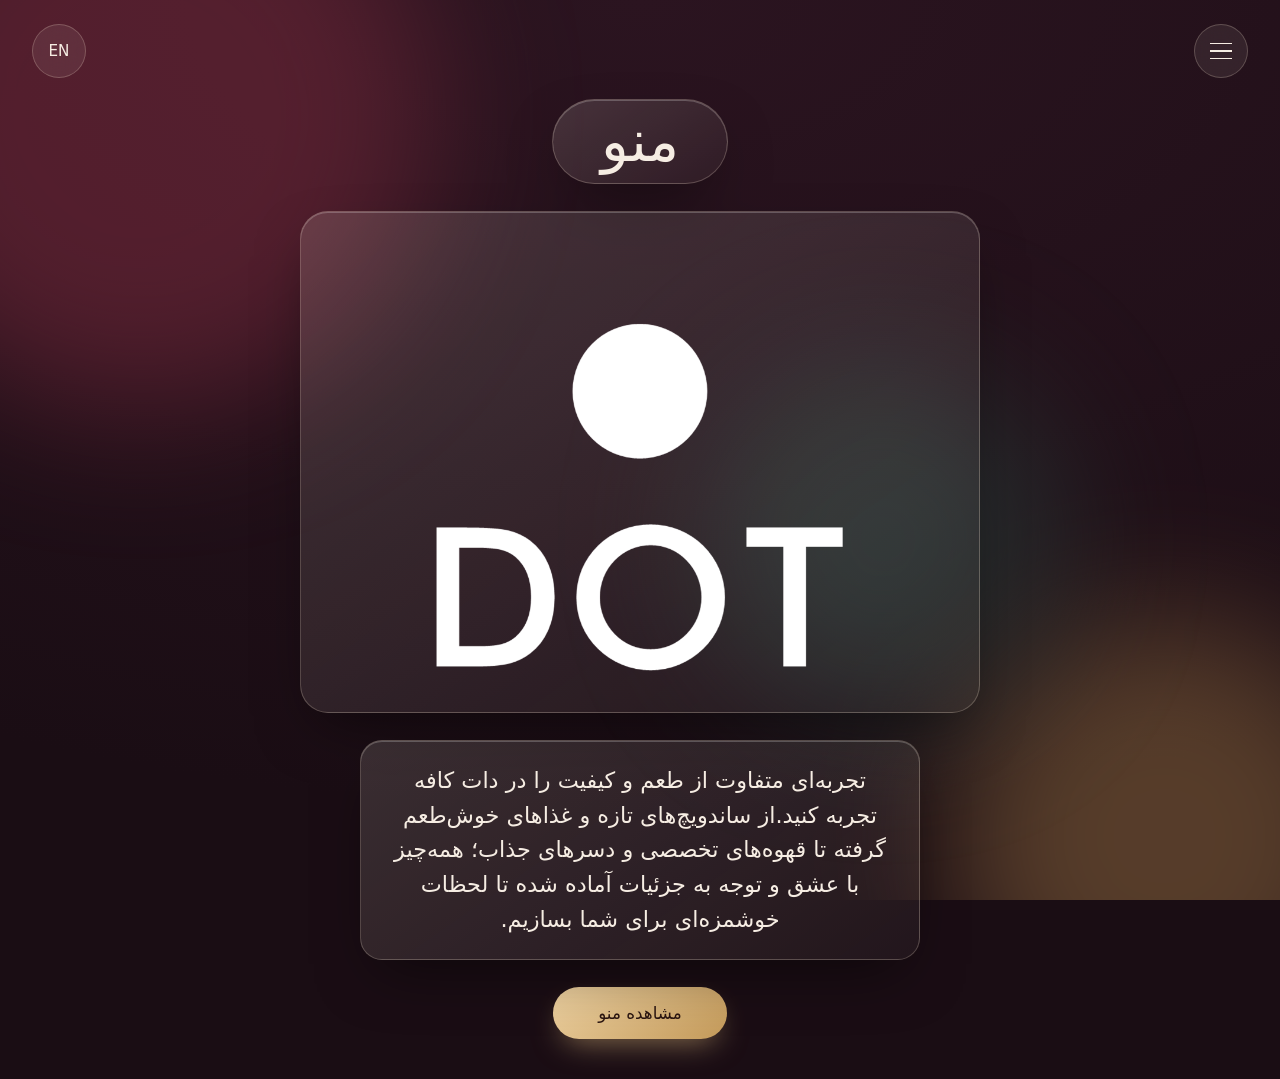
<file: index.html>
<!DOCTYPE html>
<html lang="en">
<head>
  <meta charset="UTF-8">
  <meta name="viewport" content="width=device-width, initial-scale=1, viewport-fit=cover">
  <style>html.i18n-loading body{visibility:hidden}</style>
<script>
(function(){var d=document.documentElement,l='fa';
try{l=localStorage.getItem('site-lang')||'fa'}catch(e){}
d.lang=l;d.dir=l==='fa'?'rtl':'ltr';d.classList.add('i18n-loading');
setTimeout(function(){d.classList.remove('i18n-loading')},1500);})();
</script>
  <title>DotCaffee</title>
  <link rel="preconnect" href="https://fonts.googleapis.com">
  <link rel="preconnect" href="https://fonts.gstatic.com" crossorigin>
  <link href="https://fonts.googleapis.com/css2?family=Cormorant+Garamond:wght@400;500;600&family=Jost:wght@300;400;500&display=swap" rel="stylesheet">
  <link rel="stylesheet" href="css/index.css">
</head>
<body>

  <!-- Soft glowing background shapes (the glass blurs these) -->
  <div class="bg" aria-hidden="true">
    <span class="orb orb-1"></span>
    <span class="orb orb-2"></span>
    <span class="orb orb-3"></span>
  </div>

  <button class="lang-btn" id="langBtn" type="button" data-no-i18n aria-label="Switch language">EN</button>
  <!-- Hamburger button -->
  <button class="burger" id="burger" aria-label="Open navigation" aria-expanded="false" aria-controls="drawer">
    <span></span><span></span><span></span>
  </button>

  <!-- Hamburger drawer: 6 links -->
  <div class="scrim" id="scrim"></div>
  <nav class="drawer glass" id="drawer" aria-label="Main navigation" aria-hidden="true">
  <ul>
    <li><a href="pages/menu.html#starters">Starters</a></li>
    <li><a href="pages/menu.html#mains">Main courses</a></li>
    <li><a href="pages/menu.html#desserts">Desserts</a></li>
    <li><a href="pages/menu.html#drinks">Drinks</a></li>
    <li><a href="pages/menu.html#contact">Reservations</a></li>
  </ul>
</nav>

  <main class="page">

    <!-- Top: title -->
    <header class="title glass">
      <h1>Menu</h1>
    </header>

    <!-- Middle: logo upload -->
   <section class="logo-card glass">
  <div class="logo-frame">
    <img src="imgs/dot-caffee-logo-1024-white.png" alt="Restaurant logo">
  </div>
</section>

    <!-- Bottom: restaurant description -->
    <section class="about glass">
      <p id="about">Good taste, fresh coffee, and moments worth enjoying. At Bahmahas, discover unique flavours and make every visit a memorable experience.
      </p>
    </section>

    <!-- Button -->
    <a class="cta" href="pages/menu.html">View the menu</a>

  </main>

  <script src="js/app.js"></script>
  <script src="js/Lang.js"></script>
</body>
</html>
</file>
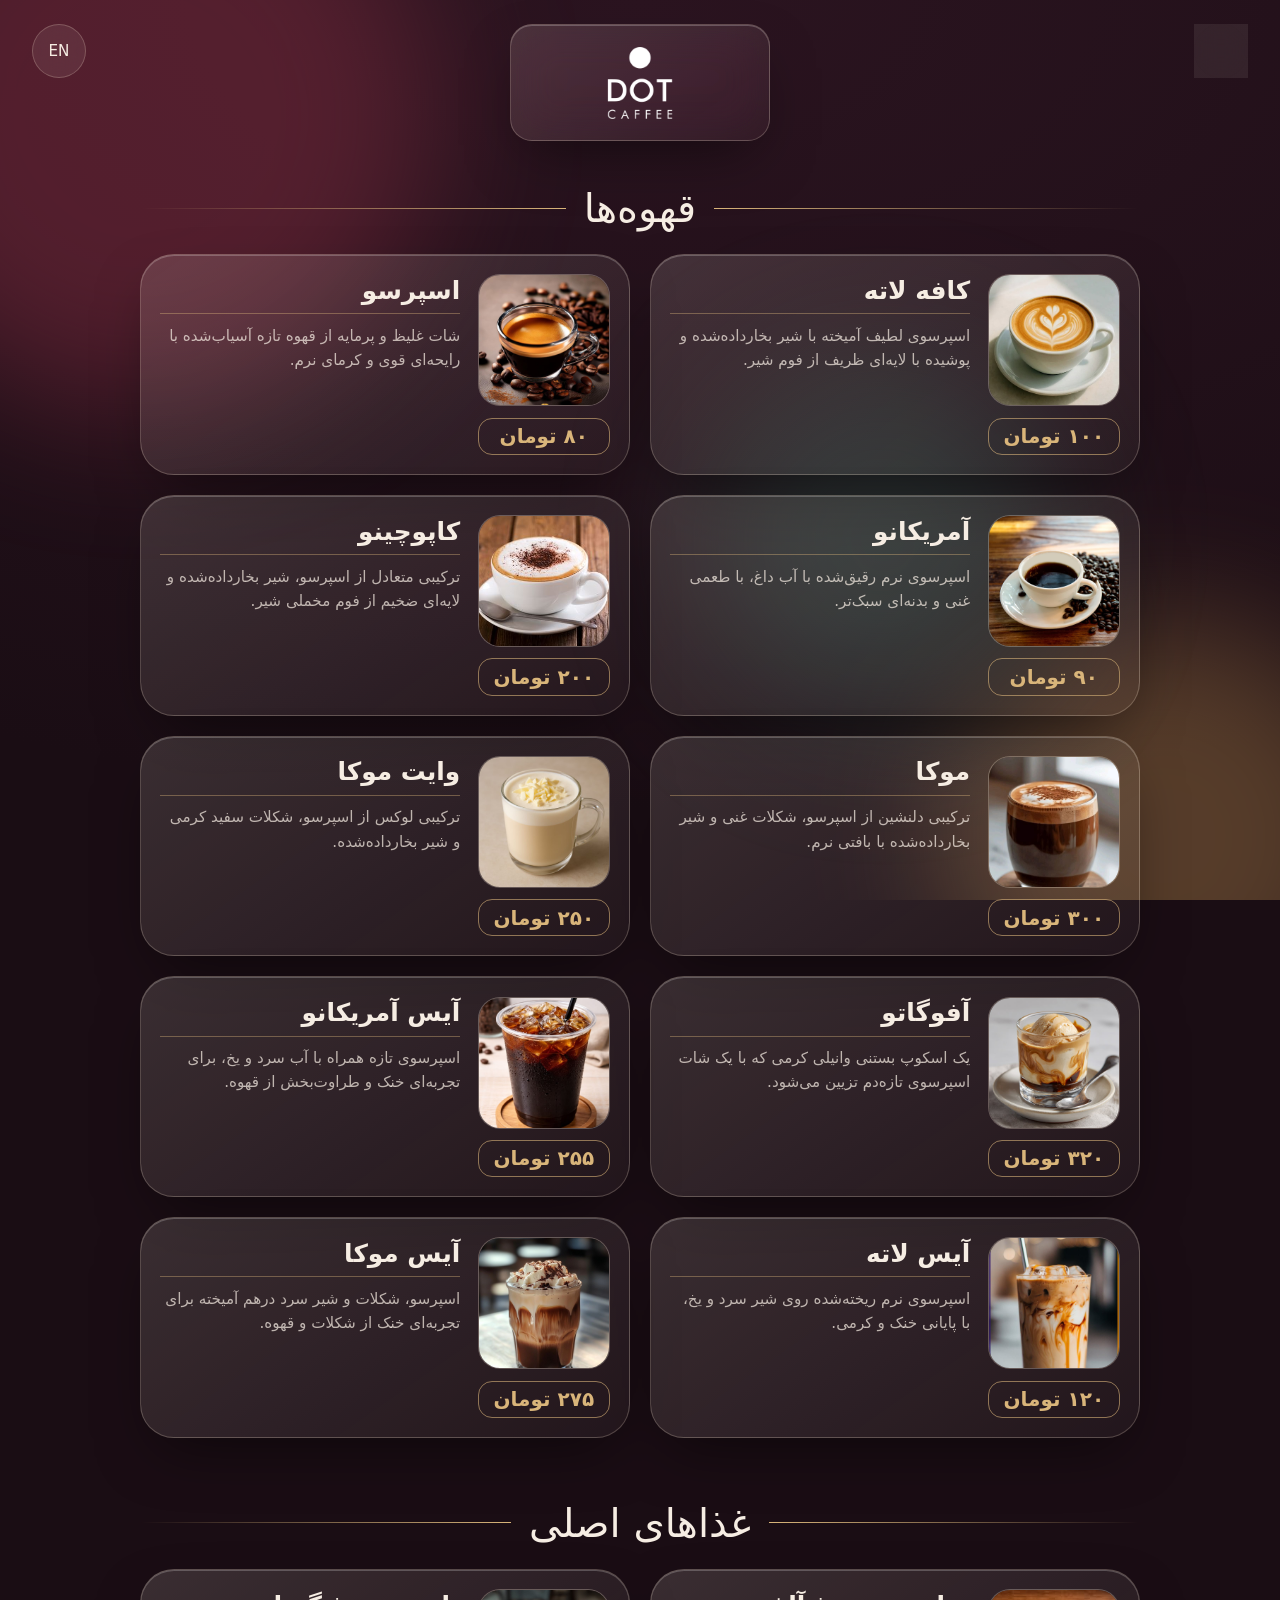
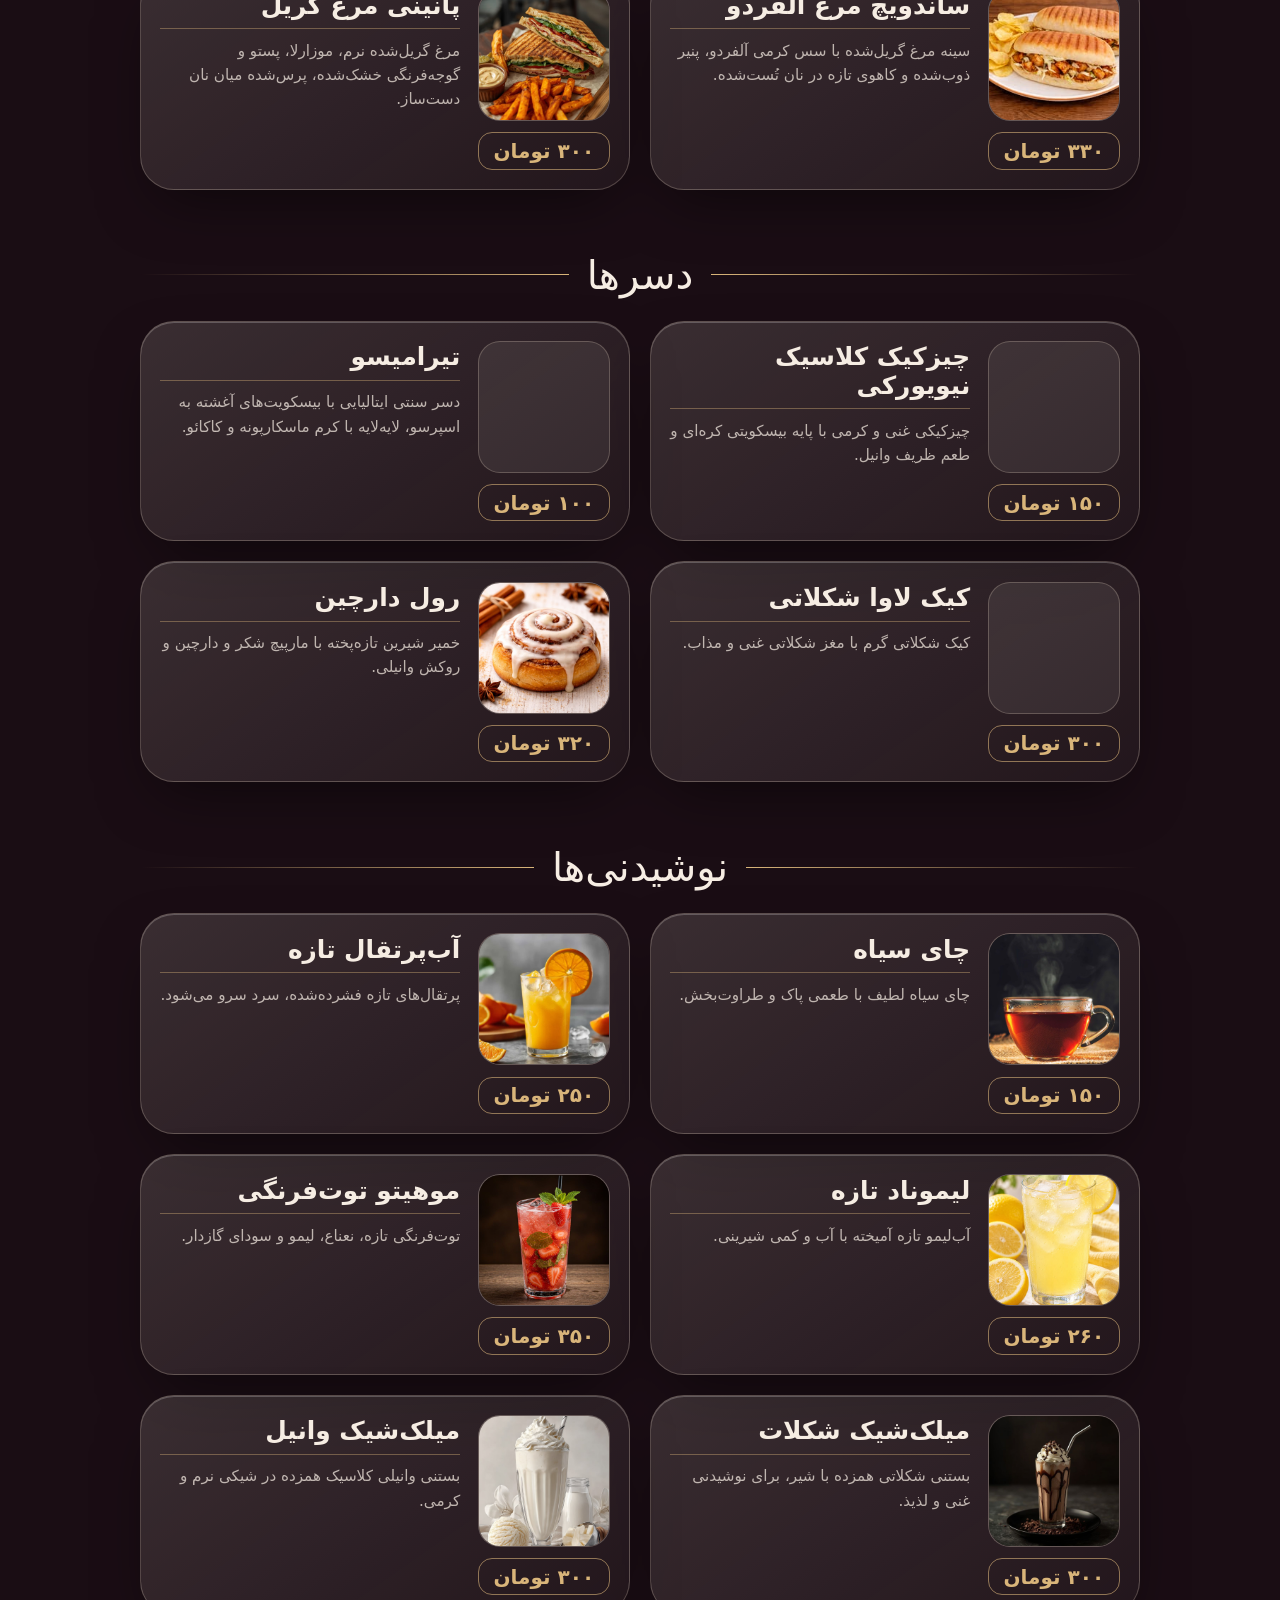
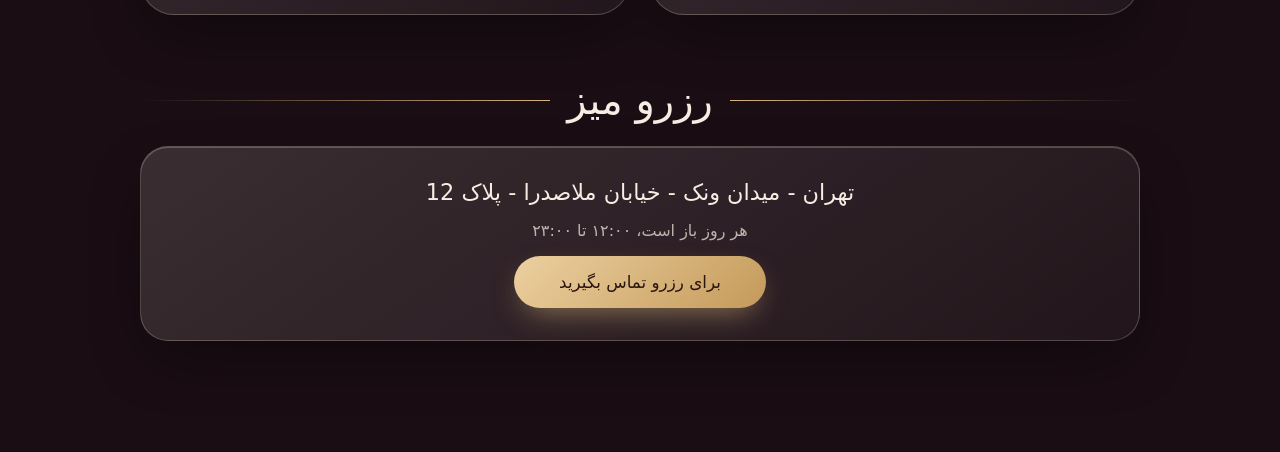
<file: pages/menu.html>
<!DOCTYPE html>
<html lang="en">
<head>
  <meta charset="UTF-8">
  <meta name="viewport" content="width=device-width, initial-scale=1, viewport-fit=cover">

  <!-- SEO: replace every "Your Restaurant Name" and example.com value -->
  <title>Menu | DotCaffee – Starters, Main Courses, Desserts &amp; Drinks</title>
  <meta name="description" content="Explore the full menu at Your Restaurant Name: handcrafted starters, main courses, desserts, drinks and chef's specials, with prices. Reserve your table today.">
  <link rel="canonical" href="https://www.example.com/menu.html">
  <meta name="robots" content="index, follow, max-image-preview:large">
  <meta name="theme-color" content="#1a0d14">
  <meta name="author" content="Your Restaurant Name">

  <!-- Open Graph / social sharing -->
  <meta property="og:type" content="restaurant.menu">
  <meta property="og:site_name" content="Your Restaurant Name">
  <meta property="og:title" content="Menu | Your Restaurant Name">
  <meta property="og:description" content="Starters, main courses, desserts, drinks and chef's specials at Your Restaurant Name.">
  <meta property="og:url" content="https://www.example.com/menu.html">
  <meta property="og:image" content="https://www.example.com/images/share-cover.jpg">
  <meta name="twitter:card" content="summary_large_image">
  <meta name="twitter:title" content="Menu | Your Restaurant Name">
  <meta name="twitter:description" content="Starters, main courses, desserts, drinks and chef's specials.">
  <meta name="twitter:image" content="https://www.example.com/images/share-cover.jpg">
  <style>html.i18n-loading body{visibility:hidden}</style>
<script>
(function(){var d=document.documentElement,l='fa';
try{l=localStorage.getItem('site-lang')||'fa'}catch(e){}
d.lang=l;d.dir=l==='fa'?'rtl':'ltr';d.classList.add('i18n-loading');
setTimeout(function(){d.classList.remove('i18n-loading')},1500);})();
</script>

  <link rel="icon" href="../imgs/favicon.png">

  <link rel="preconnect" href="https://fonts.googleapis.com">
  <link rel="preconnect" href="https://fonts.gstatic.com" crossorigin>
  <link href="https://fonts.googleapis.com/css2?family=Cormorant+Garamond:wght@400;500;600&family=Jost:wght@300;400;500&display=swap" rel="stylesheet">
  <link rel="stylesheet" href="../css/index.css">
<link rel="stylesheet" href="../css/menu.css">

  <!-- Structured data: the restaurant -->
  <script type="application/ld+json">
  {
    "@context": "https://schema.org",
    "@type": "Restaurant",
    "name": "Your Restaurant Name",
    "url": "https://www.example.com/",
    "logo": "https://www.example.com/logo.png",
    "image": "https://www.example.com/images/share-cover.jpg",
    "telephone": "+00-000-000-0000",
    "priceRange": "$$$",
    "servesCuisine": "Your cuisine",
    "address": {
      "@type": "PostalAddress",
      "streetAddress": "Street address",
      "addressLocality": "City",
      "addressCountry": "Country"
    },
    "openingHours": "Mo-Su 12:00-23:00",
    "hasMenu": "https://www.example.com/menu.html"
  }
  </script>
</head>
<body>

  <div class="bg" aria-hidden="true">
    <span class="orb orb-1"></span>
    <span class="orb orb-2"></span>
    <span class="orb orb-3"></span>
  </div>

  <button class="lang-btn" id="langBtn" type="button" data-no-i18n aria-label="Switch language">EN</button>
  <!-- Hamburger -->
  <button class="burger" id="burger" aria-label="Open navigation" aria-expanded="false" aria-controls="drawer">
    <span></span><span></span><span></span>
  </button>

  <div class="scrim" id="scrim"></div>
  <nav class="drawer glass" id="drawer" aria-label="Menu categories" aria-hidden="true">
    <ul>
      <li><a href="#starters">Starters</a></li>
      <li><a href="#mains">Main courses</a></li>
      <li><a href="#desserts">Desserts</a></li>
      <li><a href="#drinks">Drinks</a></li>
  
      <li><a href="#contact">Reservations</a></li>
    </ul>
  </nav>

  <!-- Logo -->
  <header class="menu-head">
  <a class="logo-box glass" href="../index.html" aria-label="Your Restaurant Name, back to home">
  <img src="../imgs/dot-caffee-logo-1024-white.png" alt="Your Restaurant Name logo" width="240" height="96">
</a>
  </header>

  <main class="menu" itemscope itemtype="https://schema.org/Menu">
    <h1 class="sr-only" itemprop="name">Menu –DotCaffee</h1>

    <!-- ========== Coffees ========== -->
    <section class="menu-section" id="starters" aria-labelledby="starters-title" itemprop="hasMenuSection" itemscope itemtype="https://schema.org/MenuSection">
      <h2 class="cat" id="starters-title"><span itemprop="name">Coffee's</span></h2>
      <div class="items">

        <article class="item glass" itemprop="hasMenuItem" itemscope itemtype="https://schema.org/MenuItem">
          <div class="item-pic"><img src="../imgs/582723639355604357.jpeg" alt="Burrata with heirloom tomatoes" width="200" height="200" loading="lazy" decoding="async" itemprop="image"></div>
          <div class="item-price" itemprop="offers" itemscope itemtype="https://schema.org/Offer"><meta itemprop="priceCurrency" content="USD"><meta itemprop="price" content="14"><span>T100</span></div>
          <div class="item-body">
            <h3 itemprop="name">Caffè Latte</h3>
            <p itemprop="description">A smooth espresso blended with steamed milk and finished with a delicate layer of foam.</p>
          </div>
        </article>

        <article class="item glass" itemprop="hasMenuItem" itemscope itemtype="https://schema.org/MenuItem">
          <div class="item-pic"><img src="../imgs/Espresso High Strength Professional Flavouring_.jpeg" alt="Seared scallops on cauliflower purée" width="200" height="200" loading="lazy" decoding="async" itemprop="image"></div>
          <div class="item-price" itemprop="offers" itemscope itemtype="https://schema.org/Offer"><meta itemprop="priceCurrency" content="USD"><meta itemprop="price" content="18"><span>T80</span></div>
          <div class="item-body">
            <h3 itemprop="name">Espresso</h3>
            <p itemprop="description">A rich, concentrated shot of freshly ground coffee with a bold aroma and smooth crema.</p>
          </div>
        </article>

 <article class="item glass" itemprop="hasMenuItem" itemscope itemtype="https://schema.org/MenuItem">
          <div class="item-pic"><img src="../imgs/What is an Americano_ - Learn More about this Classic Coffee Drink.jpeg" alt="Seared scallops on cauliflower purée" width="200" height="200" loading="lazy" decoding="async" itemprop="image"></div>
          <div class="item-price" itemprop="offers" itemscope itemtype="https://schema.org/Offer"><meta itemprop="priceCurrency" content="USD"><meta itemprop="price" content="18"><span>T90</span></div>
          <div class="item-body">
            <h3 itemprop="name">Americano</h3>
            <p itemprop="description">A smooth espresso diluted with hot water, offering a rich flavour with a lighter body.</p>
          </div>
        </article>

         <article class="item glass" itemprop="hasMenuItem" itemscope itemtype="https://schema.org/MenuItem">
          <div class="item-pic"><img src="../imgs/What Is a Cappuccino_ All You Need to Know.jpeg" alt="Seared scallops on cauliflower purée" width="200" height="200" loading="lazy" decoding="async" itemprop="image"></div>
          <div class="item-price" itemprop="offers" itemscope itemtype="https://schema.org/Offer"><meta itemprop="priceCurrency" content="USD"><meta itemprop="price" content="18"><span>T200</span></div>
          <div class="item-body">
            <h3 itemprop="name">Cappuccino</h3>
            <p itemprop="description">A balanced combination of espresso, steamed milk, and a thick layer of velvety milk foam.</p>
          </div>
        </article>

        <article class="item glass" itemprop="hasMenuItem" itemscope itemtype="https://schema.org/MenuItem">
          <div class="item-pic"><img src="../imgs/706713366569030225.jpeg" alt="Seared scallops on cauliflower purée" width="200" height="200" loading="lazy" decoding="async" itemprop="image"></div>
          <div class="item-price" itemprop="offers" itemscope itemtype="https://schema.org/Offer"><meta itemprop="priceCurrency" content="USD"><meta itemprop="price" content="18"><span>T300</span></div>
          <div class="item-body">
            <h3 itemprop="name">Mocha</h3>
            <p itemprop="description">A delightful blend of espresso, rich chocolate, and steamed milk, finished with a smooth texture.</p>
          </div>
        </article>

        <article class="item glass" itemprop="hasMenuItem" itemscope itemtype="https://schema.org/MenuItem">
          <div class="item-pic"><img src="../imgs/White Mocha - Coffee Class.jpeg" alt="Seared scallops on cauliflower purée" width="200" height="200" loading="lazy" decoding="async" itemprop="image"></div>
          <div class="item-price" itemprop="offers" itemscope itemtype="https://schema.org/Offer"><meta itemprop="priceCurrency" content="USD"><meta itemprop="price" content="18"><span>T250</span></div>
          <div class="item-body">
            <h3 itemprop="name">White Mocha</h3>
            <p itemprop="description">A luxurious combination of espresso, creamy white chocolate, and steamed milk.</p>
          </div>
        </article>
        <article class="item glass" itemprop="hasMenuItem" itemscope itemtype="https://schema.org/MenuItem">
          <div class="item-pic"><img src="../imgs/Classic Italian Hot Espresso Affogato Recipe.jpeg" alt="Seared scallops on cauliflower purée" width="200" height="200" loading="lazy" decoding="async" itemprop="image"></div>
          <div class="item-price" itemprop="offers" itemscope itemtype="https://schema.org/Offer"><meta itemprop="priceCurrency" content="USD"><meta itemprop="price" content="18"><span>T320</span></div>
          <div class="item-body">
            <h3 itemprop="name">Affogato</h3>
            <p itemprop="description">A scoop of creamy vanilla ice cream elegantly topped with a freshly brewed shot of espresso.</p>
          </div>
        </article>

        </article>
        <article class="item glass" itemprop="hasMenuItem" itemscope itemtype="https://schema.org/MenuItem">
          <div class="item-pic"><img src="../imgs/1150177192369234085.jpeg" alt="Seared scallops on cauliflower purée" width="200" height="200" loading="lazy" decoding="async" itemprop="image"></div>
          <div class="item-price" itemprop="offers" itemscope itemtype="https://schema.org/Offer"><meta itemprop="priceCurrency" content="USD"><meta itemprop="price" content="18"><span>T255</span></div>
          <div class="item-body">
            <h3 itemprop="name">Iced Americano</h3>
            <p itemprop="description">Fresh espresso combined with chilled water and ice for a crisp, refreshing coffee experience.</p>
          </div>
        </article>

        </article>
        <article class="item glass" itemprop="hasMenuItem" itemscope itemtype="https://schema.org/MenuItem">
          <div class="item-pic"><img src="../imgs/Embrace Caramel Almond Milk Iced Coffee Joy!.jpeg" alt="Seared scallops on cauliflower purée" width="200" height="200" loading="lazy" decoding="async" itemprop="image"></div>
          <div class="item-price" itemprop="offers" itemscope itemtype="https://schema.org/Offer"><meta itemprop="priceCurrency" content="USD"><meta itemprop="price" content="18"><span>T120</span></div>
          <div class="item-body">
            <h3 itemprop="name">Iced Latte</h3>
            <p itemprop="description">Smooth espresso poured over chilled milk and ice for a refreshing, creamy finish.</p>
          </div>
        </article>

        </article>
        <article class="item glass" itemprop="hasMenuItem" itemscope itemtype="https://schema.org/MenuItem">
          <div class="item-pic"><img src="../imgs/🥶 The Best Iced Mocha Coffee.jpeg" alt="Seared scallops on cauliflower purée" width="200" height="200" loading="lazy" decoding="async" itemprop="image"></div>
          <div class="item-price" itemprop="offers" itemscope itemtype="https://schema.org/Offer"><meta itemprop="priceCurrency" content="USD"><meta itemprop="price" content="18"><span>T275</span></div>
          <div class="item-body">
            <h3 itemprop="name">Iced Mocha</h3>
            <p itemprop="description">Espresso, chocolate, and chilled milk blended together for a refreshing chocolate-coffee experience.</p>
          </div>
        </article>

      </div>
    </section>

    <!-- ========== MAIN COURSES ========== -->
    <section class="menu-section" id="mains" aria-labelledby="mains-title" itemprop="hasMenuSection" itemscope itemtype="https://schema.org/MenuSection">
      <h2 class="cat" id="mains-title"><span itemprop="name">Main courses</span></h2>
      <div class="items">

        <article class="item glass" itemprop="hasMenuItem" itemscope itemtype="https://schema.org/MenuItem">
          <div class="item-pic"><img src="../imgs/Crispy Chicken Alfredo Rolls.jpeg" alt="Grilled ribeye steak with truffle butter" width="200" height="200" loading="lazy" decoding="async" itemprop="image"></div>
          <div class="item-price" itemprop="offers" itemscope itemtype="https://schema.org/Offer"><meta itemprop="priceCurrency" content="USD"><meta itemprop="price" content="42"><span>T330</span></div>
          <div class="item-body">
            <h3 itemprop="name">Chicken Alfredo Sandwich</h3>
            <p itemprop="description">Grilled chicken breast with creamy Alfredo sauce, melted cheese, and fresh lettuce in toasted bread.</p>
          </div>
        </article>

        <article class="item glass" itemprop="hasMenuItem" itemscope itemtype="https://schema.org/MenuItem">
          <div class="item-pic"><img src="../imgs/Grilled Chicken Panini Sandwich with French Fries & Fresh Mint Mojito(1).jpeg" alt="Wild mushroom risotto" width="200" height="200" loading="lazy" decoding="async" itemprop="image"></div>
          <div class="item-price" itemprop="offers" itemscope itemtype="https://schema.org/Offer"><meta itemprop="priceCurrency" content="USD"><meta itemprop="price" content="26"><span>T300</span></div>
          <div class="item-body">
            <h3 itemprop="name">Grilled Chicken Panini</h3>
            <p itemprop="description">Tender grilled chicken, mozzarella, pesto, and sun-dried tomatoes pressed between artisan bread.</p>
          </div>
        </article>

      </div>
    </section>

    <!-- ========== DESSERTS ========== -->
    <section class="menu-section" id="desserts" aria-labelledby="desserts-title" itemprop="hasMenuSection" itemscope itemtype="https://schema.org/MenuSection">
      <h2 class="cat" id="desserts-title"><span itemprop="name">Desserts</span></h2>
      <div class="items">

        <article class="item glass" itemprop="hasMenuItem" itemscope itemtype="https://schema.org/MenuItem">
          <div class="item-pic"><img src="../imgs/🍰 You’ll Want to Make It Again and Again New York….jpeg" alt="Dark chocolate fondant with vanilla ice cream" width="200" height="200" loading="lazy" decoding="async" itemprop="image"></div>
          <div class="item-price" itemprop="offers" itemscope itemtype="https://schema.org/Offer"><meta itemprop="priceCurrency" content="USD"><meta itemprop="price" content="12"><span>T150</span></div>
          <div class="item-body">
            <h3 itemprop="name">Classic New York Cheesecake</h3>
            <p itemprop="description">A rich and creamy cheesecake with a buttery biscuit base and a delicate vanilla finish.</p>
          </div>
        </article>

        <article class="item glass" itemprop="hasMenuItem" itemscope itemtype="https://schema.org/MenuItem">
          <div class="item-pic"><img src="../imgs/Tiramisu Cheesecake with Mascarpone Cream.jpeg" alt="Crème brûlée with fresh berries" width="200" height="200" loading="lazy" decoding="async" itemprop="image"></div>
          <div class="item-price" itemprop="offers" itemscope itemtype="https://schema.org/Offer"><meta itemprop="priceCurrency" content="USD"><meta itemprop="price" content="10"><span>T100</span></div>
          <div class="item-body">
            <h3 itemprop="name">Tiramisu</h3>
            <p itemprop="description">Traditional Italian dessert featuring espresso-soaked ladyfingers layered with mascarpone cream and cocoa.</p>
          </div>
        </article>

        <article class="item glass" itemprop="hasMenuItem" itemscope itemtype="https://schema.org/MenuItem">
          <div class="item-pic"><img src="../imgs/📌Chocolate Lava Cake 😍🍫 This ultra-decadent molten chocolate lava cake.jpeg" alt="Crème brûlée with fresh berries" width="200" height="200" loading="lazy" decoding="async" itemprop="image"></div>
          <div class="item-price" itemprop="offers" itemscope itemtype="https://schema.org/Offer"><meta itemprop="priceCurrency" content="USD"><meta itemprop="price" content="10"><span>T300</span></div>
          <div class="item-body">
            <h3 itemprop="name">Chocolate Lava Cake</h3>
            <p itemprop="description">A warm chocolate cake with a rich, molten chocolate centre.</p>
          </div>
        </article>

        <article class="item glass" itemprop="hasMenuItem" itemscope itemtype="https://schema.org/MenuItem">
          <div class="item-pic"><img src="../imgs/Fragrance Oil - Cinnamon Bun _ Arômes & Évasions - Warm & Sweet Aroma.jpeg" alt="Crème brûlée with fresh berries" width="200" height="200" loading="lazy" decoding="async" itemprop="image"></div>
          <div class="item-price" itemprop="offers" itemscope itemtype="https://schema.org/Offer"><meta itemprop="priceCurrency" content="USD"><meta itemprop="price" content="10"><span>T320</span></div>
          <div class="item-body">
            <h3 itemprop="name">Cinnamon Roll</h3>
            <p itemprop="description">Freshly baked sweet dough spiralled with cinnamon sugar and topped with vanilla glaze.</p>
          </div>
        </article>

      </div>
    </section>

    <!-- ========== DRINKS ========== -->
    <section class="menu-section" id="drinks" aria-labelledby="drinks-title" itemprop="hasMenuSection" itemscope itemtype="https://schema.org/MenuSection">
      <h2 class="cat" id="drinks-title"><span itemprop="name">Drinks</span></h2>
      <div class="items">

        <article class="item glass" itemprop="hasMenuItem" itemscope itemtype="https://schema.org/MenuItem">
          <div class="item-pic"><img src="../imgs/GOODS FROM CHINA-TEA.jpeg" alt="House sparkling pomegranate cooler" width="200" height="200" loading="lazy" decoding="async" itemprop="image"></div>
          <div class="item-price" itemprop="offers" itemscope itemtype="https://schema.org/Offer"><meta itemprop="priceCurrency" content="USD"><meta itemprop="price" content="8"><span>T150</span></div>
          <div class="item-body">
            <h3 itemprop="name">Black Tea</h3>
            <p itemprop="description">	Delicate Black tea with a clean and naturally refreshing taste.</p>
          </div>
        </article>

        <article class="item glass" itemprop="hasMenuItem" itemscope itemtype="https://schema.org/MenuItem">
          <div class="item-pic"><img src="../imgs/Dolly Parton Cinnamon Bread Recipe (Copycat….jpeg" alt="Cardamom espresso" width="200" height="200" loading="lazy" decoding="async" itemprop="image"></div>
          <div class="item-price" itemprop="offers" itemscope itemtype="https://schema.org/Offer"><meta itemprop="priceCurrency" content="USD"><meta itemprop="price" content="5"><span>T250</span></div>
          <div class="item-body">
            <h3 itemprop="name">Fresh Orange Juice</h3>
            <p itemprop="description">Freshly squeezed oranges served chilled.</p>
          </div>
        </article>

        <article class="item glass" itemprop="hasMenuItem" itemscope itemtype="https://schema.org/MenuItem">
          <div class="item-pic"><img src="../imgs/Fresh-Squeezed Lemonade with Ice and Lemon Slices.jpeg" alt="Cardamom espresso" width="200" height="200" loading="lazy" decoding="async" itemprop="image"></div>
          <div class="item-price" itemprop="offers" itemscope itemtype="https://schema.org/Offer"><meta itemprop="priceCurrency" content="USD"><meta itemprop="price" content="5"><span>T260</span></div>
          <div class="item-body">
            <h3 itemprop="name">Fresh Lemonade</h3>
            <p itemprop="description">	Fresh lemon juice blended with water and a touch of sweetness.</p>
          </div>
        </article>

        <article class="item glass" itemprop="hasMenuItem" itemscope itemtype="https://schema.org/MenuItem">
          <div class="item-pic"><img src="../imgs/Strawberry Mojito__🍓 Sip on our Strawberry Mojito….jpeg" alt="Cardamom espresso" width="200" height="200" loading="lazy" decoding="async" itemprop="image"></div>
          <div class="item-price" itemprop="offers" itemscope itemtype="https://schema.org/Offer"><meta itemprop="priceCurrency" content="USD"><meta itemprop="price" content="5"><span>T350</span></div>
          <div class="item-body">
            <h3 itemprop="name">Strawberry Mojito</h3>
            <p itemprop="description">	Fresh strawberries, mint, lime, and sparkling soda. </p>
          </div>
        </article>

          <article class="item glass" itemprop="hasMenuItem" itemscope itemtype="https://schema.org/MenuItem">
          <div class="item-pic"><img src="../imgs/choclate milkshake.jpeg" alt="Cardamom espresso" width="200" height="200" loading="lazy" decoding="async" itemprop="image"></div>
          <div class="item-price" itemprop="offers" itemscope itemtype="https://schema.org/Offer"><meta itemprop="priceCurrency" content="USD"><meta itemprop="price" content="5"><span>T300</span></div>
          <div class="item-body">
            <h3 itemprop="name">Chocolate Milkshake</h3>
            <p itemprop="description">		Chocolate ice cream blended with milk for a rich and indulgent drink. </p>
          </div>
        </article>

          <article class="item glass" itemprop="hasMenuItem" itemscope itemtype="https://schema.org/MenuItem">
          <div class="item-pic"><img src="../imgs/Easy Free Vanilla Milkshake Recipe _ 3 Ingredients, 2 Minutes.jpeg" alt="Cardamom espresso" width="200" height="200" loading="lazy" decoding="async" itemprop="image"></div>
          <div class="item-price" itemprop="offers" itemscope itemtype="https://schema.org/Offer"><meta itemprop="priceCurrency" content="USD"><meta itemprop="price" content="5"><span>T300</span></div>
          <div class="item-body">
            <h3 itemprop="name">Vanilla Milkshake</h3>
            <p itemprop="description">			Classic vanilla ice cream blended into a smooth, creamy shake. </p>
          </div>
        </article>

      </div>
    </section>


    <!-- ========== RESERVATIONS ========== -->
    <section class="menu-section" id="contact" aria-labelledby="contact-title">
      <h2 class="cat" id="contact-title"><span>Reservations</span></h2>
      <div class="contact-card glass">
        <address>Iran - Tehran - Vanak </address>
        <p>Open every day, 12:00 – 23:00</p>
        <a class="cta" href="tel:+989981069288">Call to reserve</a>
      </div>
    </section>

  </main>

  <script src="../js/app.js"></script>
  <script src="../js/menu.js"></script>
  <script src="../js/Lang.js"></script>
</body>
</html>
</file>
<file: css/index.css>
/* ---------- Design tokens: change the look here ---------- */
:root {
  --bg-deep: #1a0d14;          /* deep wine */
  --bg-mid: #2b1420;
  --glow-1: #7a2a3d;           /* garnet */
  --glow-2: #b98a4e;           /* brass */
  --glow-3: #2f4a43;           /* pine */
  --ink: #f6ede3;              /* warm ivory text */
  --ink-soft: rgba(246, 237, 227, .72);
  --accent: #d9b57a;           /* champagne gold */
  --glass-bg: rgba(255, 244, 232, .08);
  --glass-border: rgba(255, 236, 214, .22);
  --radius: 28px;
  --font-display: "Cormorant Garamond", Georgia, serif;
  --font-body: "Jost", system-ui, sans-serif;
}

*, *::before, *::after { box-sizing: border-box; }
html { height: 100%; }
body {
  margin: 0;
  min-height: 100%;
  font-family: var(--font-body);
  font-weight: 300;
  color: var(--ink);
  background: var(--bg-deep);
  overflow-x: hidden;
  -webkit-font-smoothing: antialiased;
}

/* ---------- Background ---------- */
.bg {
  position: fixed; inset: 0; z-index: -1;
  background: radial-gradient(120% 90% at 50% 0%, var(--bg-mid), var(--bg-deep));
  overflow: hidden;
}
.orb { position: absolute; border-radius: 50%; filter: blur(70px); opacity: .55; }
.orb-1 { width: 46vmax; height: 46vmax; background: var(--glow-1); top: -14vmax; left: -12vmax; }
.orb-2 { width: 34vmax; height: 34vmax; background: var(--glow-2); bottom: -12vmax; right: -8vmax; opacity: .38; }
.orb-3 { width: 28vmax; height: 28vmax; background: var(--glow-3); top: 40%; left: 55%; opacity: .5; }

/* ---------- Glass ---------- */
.glass {
  background: linear-gradient(145deg, rgba(255, 244, 232, .14), rgba(255, 244, 232, .04));
  border: 1px solid var(--glass-border);
  border-radius: var(--radius);
  -webkit-backdrop-filter: blur(22px) saturate(140%);
  backdrop-filter: blur(22px) saturate(140%);
  box-shadow:
    0 24px 60px -20px rgba(0, 0, 0, .55),
    inset 0 1px 0 rgba(255, 255, 255, .22);
}

/* ---------- Layout ---------- */
.page {
  width: min(100%, 640px);
  margin: 0 auto;
  padding: clamp(5rem, 11vh, 7rem) 1.25rem calc(2.5rem + env(safe-area-inset-bottom, 0px));
  display: flex;
  flex-direction: column;
  align-items: center;
  gap: clamp(1.25rem, 3vh, 2rem);
  animation: rise .9s cubic-bezier(.2, .7, .2, 1) both;
}
@keyframes rise { from { opacity: 0; transform: translateY(18px); } }

.title {
  padding: .6rem 3rem;
  border-radius: 999px;
}
h1 {
  margin: 0;
  font-family: var(--font-display);
  font-weight: 500;
  font-size: clamp(2.4rem, 8vw, 3.6rem);
  letter-spacing: .12em;
  line-height: 1.1;
}

/* ---------- Logo card ---------- */
.logo-card {
  width: 100%;
  padding: 1rem;
  position: relative;
}
.dropzone {
  display: grid;
  place-items: center;
  width: 100%;
  aspect-ratio: 1 / 1;
  max-height: 52vh;
  border: 1px dashed rgba(217, 181, 122, .55);
  border-radius: calc(var(--radius) - 10px);
  cursor: pointer;
  overflow: hidden;
  transition: background .3s, border-color .3s;
}
.dropzone:hover, .dropzone.drag { background: rgba(217, 181, 122, .09); border-color: var(--accent); }
.dropzone:focus-visible { outline: 2px solid var(--accent); outline-offset: 4px; }
.dropzone img { width: 100%; height: 100%; object-fit: contain; padding: 1.25rem; }
.dropzone[hidden], img[hidden] { display: none; }

.dz-empty { text-align: center; color: var(--accent); padding: 1rem; }
.dz-empty p { margin: .8rem 0 .2rem; color: var(--ink); font-size: 1.05rem; }
.dz-empty small { color: var(--ink-soft); }

.logo-card.has-logo .dropzone { border-style: solid; border-color: transparent; }
.remove {
  display: block;
  margin: .75rem auto .1rem;
  background: none; border: 0;
  color: var(--ink-soft);
  font: inherit; font-size: .9rem;
  text-decoration: underline; text-underline-offset: 4px;
  cursor: pointer;
}
.remove:hover { color: var(--ink); }
.remove[hidden] { display: none; }

/* ---------- About ---------- */
.about {
  width: min(100%, 560px);
  padding: 1.4rem 1.6rem;
  border-radius: 22px;
  text-align: center;
}
.about p {
  margin: 0;
  font-family: var(--font-display);
  font-size: clamp(1.15rem, 3.4vw, 1.4rem);
  line-height: 1.55;
  color: var(--ink);
}

/* ---------- Button ---------- */
.cta {
  display: inline-block;
  padding: 1rem 2.8rem;
  border-radius: 999px;
  background: linear-gradient(135deg, #ecd0a0, #c49a5a);
  color: #2a1510;
  font-weight: 500;
  font-size: 1.05rem;
  text-decoration: none;
  box-shadow: 0 12px 30px -10px rgba(217, 181, 122, .6);
  transition: transform .25s, box-shadow .25s;
}
.cta:hover { transform: translateY(-2px); box-shadow: 0 18px 36px -10px rgba(217, 181, 122, .75); }
.cta:focus-visible { outline: 2px solid var(--ink); outline-offset: 4px; }

/* ---------- Hamburger ---------- */
.burger {
  position: fixed;
  top: calc(1rem + env(safe-area-inset-top, 0px));
  right: 1rem;
  z-index: 30;
  width: 54px; height: 54px;
  display: grid; place-content: center; gap: 6px;
  border-radius: 50%;
  border: 1px solid var(--glass-border);
  background: var(--glass-bg);
  -webkit-backdrop-filter: blur(16px);
  backdrop-filter: blur(16px);
  cursor: pointer;
}
.burger span {
  display: block; width: 22px; height: 1.5px;
  background: var(--ink);
  transition: transform .35s, opacity .25s;
}
.burger[aria-expanded="true"] span:nth-child(1) { transform: translateY(7.5px) rotate(45deg); }
.burger[aria-expanded="true"] span:nth-child(2) { opacity: 0; }
.burger[aria-expanded="true"] span:nth-child(3) { transform: translateY(-7.5px) rotate(-45deg); }
.burger:focus-visible { outline: 2px solid var(--accent); outline-offset: 3px; }

.scrim {
  position: fixed; inset: 0; z-index: 10;
  background: rgba(10, 4, 8, .45);
  opacity: 0; pointer-events: none;
  transition: opacity .35s;
}
.scrim.open { opacity: 1; pointer-events: auto; }

.drawer {
  position: fixed;
  z-index: 20;
  top: calc(5rem + env(safe-area-inset-top, 0px));
  right: 1rem;
  width: min(320px, calc(100% - 2rem));
  padding: 1rem;
  opacity: 0;
  transform: translateY(-12px) scale(.97);
  transform-origin: top right;
  visibility: hidden;
  transition: opacity .3s, transform .3s, visibility .3s;
}
.drawer.open { opacity: 1; transform: none; visibility: visible; }
.drawer ul { list-style: none; margin: 0; padding: 0; }
.drawer li + li { border-top: 1px solid rgba(255, 236, 214, .12); }
.drawer a {
  display: block;
  padding: 1rem 1.1rem;
  font-family: var(--font-display);
  font-size: 1.45rem;
  color: var(--ink);
  text-decoration: none;
  border-radius: 14px;
  transition: background .25s, color .25s, padding-left .25s;
}
.drawer a:hover, .drawer a:focus-visible { background: rgba(217, 181, 122, .14); color: var(--accent); padding-left: 1.5rem; outline: none; }

/* ---------- Larger screens ---------- */
@media (min-width: 900px) {
  .page { width: 720px; }
  .burger { top: 1.5rem; right: 2rem; }
  .drawer { top: 6rem; right: 2rem; }
}

@media (prefers-reduced-motion: reduce) {
  *, *::before, *::after { animation: none !important; transition: none !important; }
}
.logo-card {
  width: 100%;
  padding: 1rem;
}
.logo-frame {
  display: grid;
  place-items: center;
  width: 100%;
  aspect-ratio: 1 / 1;
  max-height: 52vh;
  border-radius: calc(var(--radius) - 10px);
  overflow: hidden;
}
.logo-frame img {
  width: 100%;
  height: 100%;
  object-fit: contain;
  padding: 1.25rem;
}
/* ===== Language switch ===== */
.lang-btn {
  position: fixed;
  top: calc(1rem + env(safe-area-inset-top, 0px));
  left: 1rem;
  z-index: 30;
  width: 54px; height: 54px;
  border-radius: 50%;
  border: 1px solid var(--glass-border);
  background: var(--glass-bg);
  -webkit-backdrop-filter: blur(16px);
  backdrop-filter: blur(16px);
  color: var(--ink);
  font: 500 .95rem var(--font-body);
  cursor: pointer;
  transition: background .25s, color .25s;
}
.lang-btn:hover { background: rgba(217, 181, 122, .18); color: var(--accent); }
.lang-btn:focus-visible { outline: 2px solid var(--accent); outline-offset: 3px; }
@media (min-width: 900px) { .lang-btn { top: 1.5rem; left: 2rem; } }

/* Persian: font, no letter-spacing (it breaks Persian letter joining) */
html[lang="fa"] {
  --font-display: "Vazirmatn", Tahoma, system-ui, sans-serif;
  --font-body: "Vazirmatn", Tahoma, system-ui, sans-serif;
}
html[lang="fa"] * { letter-spacing: 0 !important; }

/* Right-to-left fixes */
html[dir="rtl"] .cat::before { background: linear-gradient(270deg, transparent, var(--accent)); }
html[dir="rtl"] .cat::after  { background: linear-gradient(90deg, transparent, var(--accent)); }
html[dir="rtl"] .drawer a:hover,
html[dir="rtl"] .drawer a:focus-visible { padding-left: 1.1rem; padding-right: 1.5rem; }
</file>
<file: css/menu.css>
/* Menu page: loads AFTER style.css and reuses its colours, glass, background and hamburger */

html { scroll-behavior: smooth; }

.sr-only {
  position: absolute;
  width: 1px; height: 1px;
  margin: -1px; padding: 0;
  overflow: hidden;
  clip: rect(0 0 0 0);
  white-space: nowrap;
  border: 0;
}

/* ---------- Logo ---------- */
.menu-head {
  display: flex;
  justify-content: center;
  padding: calc(1rem + env(safe-area-inset-top, 0px)) 1.25rem 0;
}
.logo-box {
  display: grid;
  place-items: center;
  width: clamp(170px, 50vw, 260px);
  aspect-ratio: 5 / 2;
  padding: .6rem 1rem;
  border-radius: 22px;
}
.logo-box img {
  max-width: 100%;
  max-height: 100%;
  object-fit: contain;
}
.logo-box:focus-visible { outline: 2px solid var(--accent); outline-offset: 4px; }

/* ---------- Page ---------- */
.menu {
  width: min(100%, 1040px);
  margin: 0 auto;
  padding: clamp(2rem, 5vh, 3rem) 1.25rem calc(3rem + env(safe-area-inset-bottom, 0px));
  animation: rise .9s cubic-bezier(.2, .7, .2, 1) both;
}
.menu-section {
  margin-bottom: clamp(2.5rem, 7vh, 4rem);
  scroll-margin-top: 1.25rem;
}

/* ---------- Category heading ---------- */
.cat {
  display: flex;
  align-items: center;
  gap: 1.1rem;
  margin: 0 0 1.5rem;
  font-family: var(--font-display);
  font-weight: 500;
  font-size: clamp(1.8rem, 6vw, 2.5rem);
  letter-spacing: .04em;
  line-height: 1.1;
  white-space: nowrap;
}
.cat::before,
.cat::after {
  content: "";
  flex: 1;
  height: 1px;
}
.cat::before { background: linear-gradient(90deg, transparent, var(--accent)); }
.cat::after  { background: linear-gradient(270deg, transparent, var(--accent)); }

/* ---------- Items ---------- */
.items {
  display: grid;
  gap: 1rem;
}

.item {
  --pic: clamp(88px, 26vw, 116px);
  display: grid;
  grid-template-columns: var(--pic) minmax(0, 1fr);
  grid-template-areas:
    "pic body"
    "price body";
  grid-template-rows: auto 1fr;
  column-gap: 1.1rem;
  row-gap: .7rem;
  padding: 1rem;
  border-radius: 34px;
}

.item-pic {
  grid-area: pic;
  aspect-ratio: 1 / 1;
  border-radius: 22px;
  overflow: hidden;
  background: rgba(255, 244, 232, .08);
  border: 1px solid var(--glass-border);
}
.item-pic img {
  display: block;
  width: 100%;
  height: 100%;
  object-fit: cover;
}
.item-pic.no-img img { display: none; }

.item-price {
  grid-area: price;
  align-self: start;
  text-align: center;
  padding: .35rem .5rem;
  border: 1px solid rgba(217, 181, 122, .6);
  border-radius: 14px;
  color: var(--accent);
  font-family: var(--font-display);
  font-weight: 600;
  font-size: 1.25rem;
  line-height: 1.2;
}

.item-body {
  grid-area: body;
  min-width: 0;
  padding-top: .15rem;
}
.item-body h3 {
  margin: 0 0 .6rem;
  padding-bottom: .5rem;
  border-bottom: 1px solid rgba(217, 181, 122, .4);
  font-family: var(--font-display);
  font-weight: 600;
  font-size: clamp(1.25rem, 4.6vw, 1.55rem);
  line-height: 1.15;
}
.item-body p {
  margin: 0;
  font-size: .95rem;
  line-height: 1.6;
  color: var(--ink-soft);
}

/* ---------- Reservations ---------- */
.contact-card {
  display: grid;
  justify-items: center;
  gap: 1rem;
  padding: 2rem 1.5rem;
  text-align: center;
}
.contact-card address {
  font-style: normal;
  font-family: var(--font-display);
  font-size: 1.4rem;
}
.contact-card p { margin: 0; color: var(--ink-soft); }

/* ---------- Active link in drawer ---------- */
.drawer a[aria-current="true"] {
  color: var(--accent);
  background: rgba(217, 181, 122, .14);
}

/* ---------- Larger screens ---------- */
@media (min-width: 900px) {
  .menu-head { padding-top: 1.5rem; }
  .items { grid-template-columns: repeat(2, minmax(0, 1fr)); gap: 1.25rem; }
  .item { --pic: 132px; padding: 1.2rem; }
}

@media (prefers-reduced-motion: reduce) {
  html { scroll-behavior: auto; }
}

/* ===== Language switch ===== */
.lang-btn {
  position: fixed;
  top: calc(1rem + env(safe-area-inset-top, 0px));
  left: 1rem;
  z-index: 30;
  width: 54px; height: 54px;
  border-radius: 50%;
  border: 1px solid var(--glass-border);
  background: var(--glass-bg);
  -webkit-backdrop-filter: blur(16px);
  backdrop-filter: blur(16px);
  color: var(--ink);
  font: 500 .95rem var(--font-body);
  cursor: pointer;
  transition: background .25s, color .25s;
}
.lang-btn:hover { background: rgba(217, 181, 122, .18); color: var(--accent); }
.lang-btn:focus-visible { outline: 2px solid var(--accent); outline-offset: 3px; }
@media (min-width: 900px) { .lang-btn { top: 1.5rem; left: 2rem; } }

/* Persian: font, no letter-spacing (it breaks Persian letter joining) */
html[lang="fa"] {
  --font-display: "Vazirmatn", Tahoma, system-ui, sans-serif;
  --font-body: "Vazirmatn", Tahoma, system-ui, sans-serif;
}
html[lang="fa"] * { letter-spacing: 0 !important; }

/* Right-to-left fixes */
html[dir="rtl"] .cat::before { background: linear-gradient(270deg, transparent, var(--accent)); }
html[dir="rtl"] .cat::after  { background: linear-gradient(90deg, transparent, var(--accent)); }
html[dir="rtl"] .drawer a:hover,
html[dir="rtl"] .drawer a:focus-visible { padding-left: 1.1rem; padding-right: 1.5rem; }
</file>
